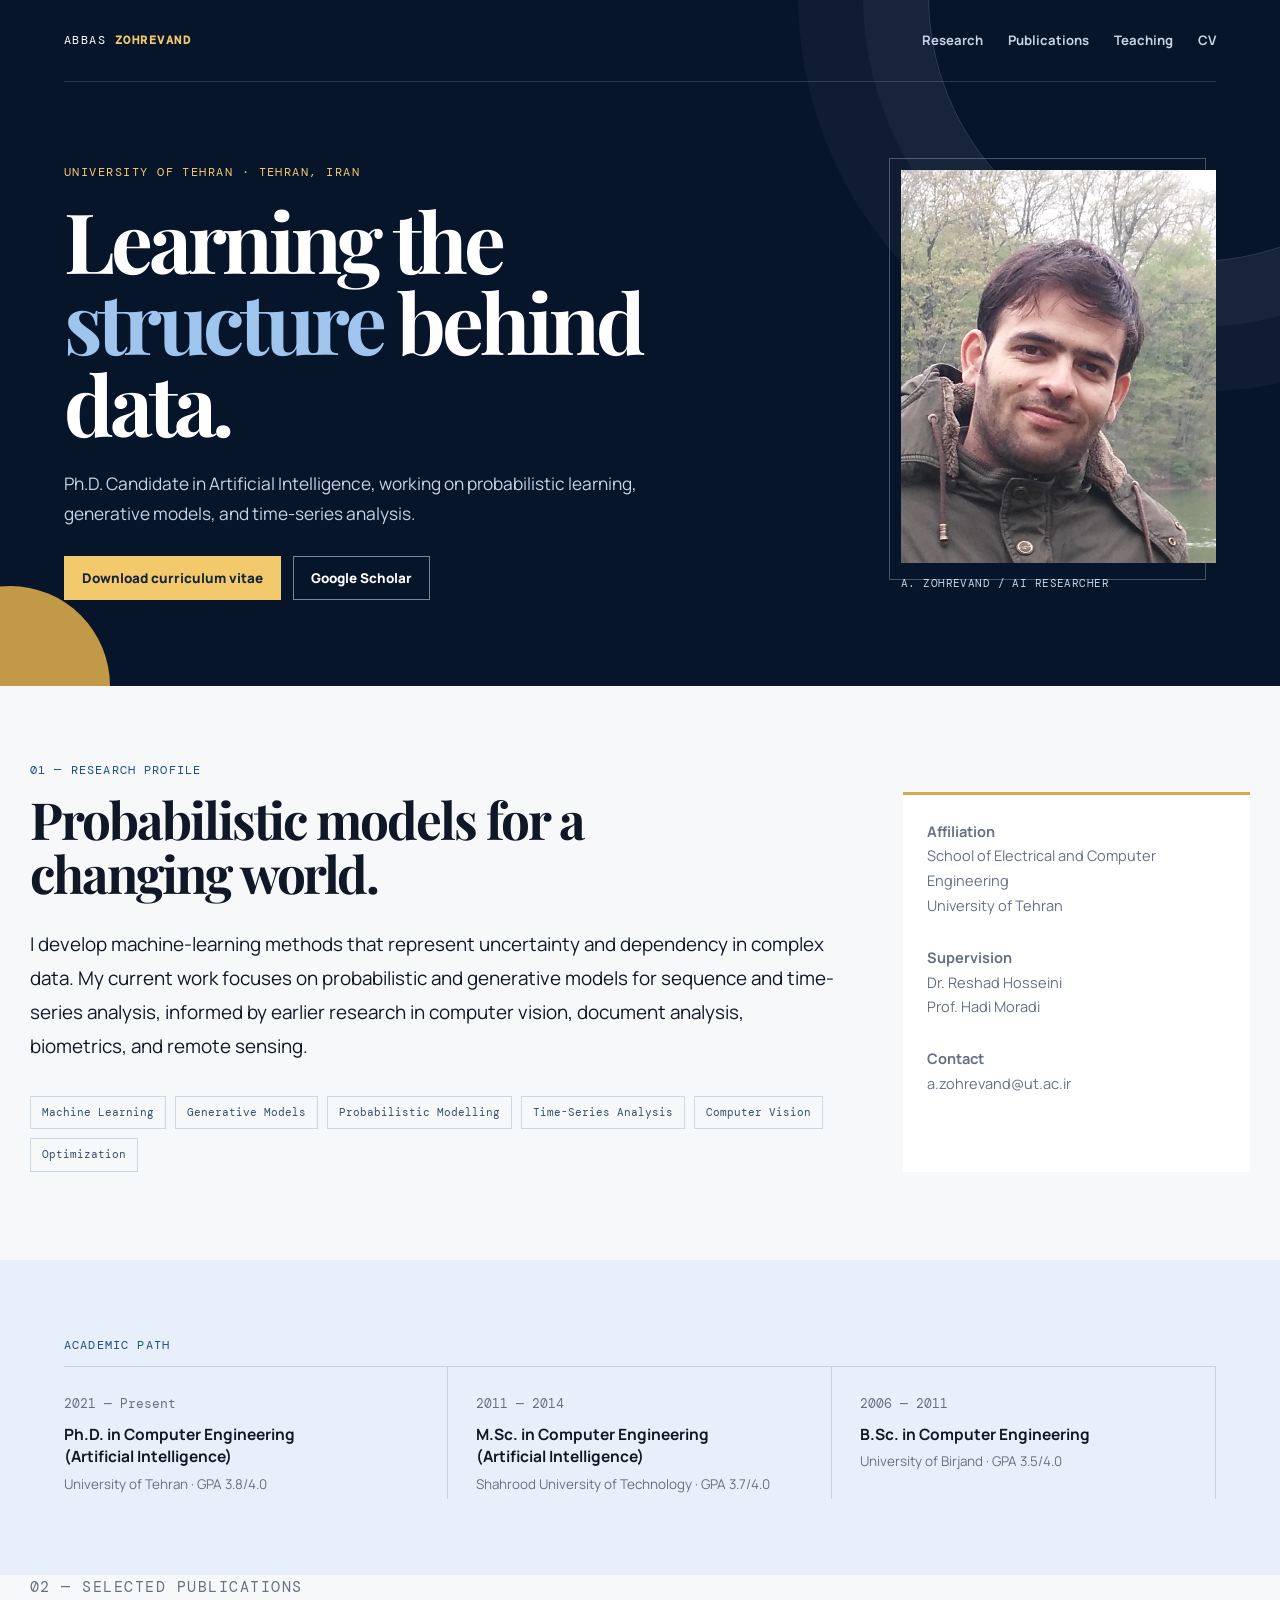
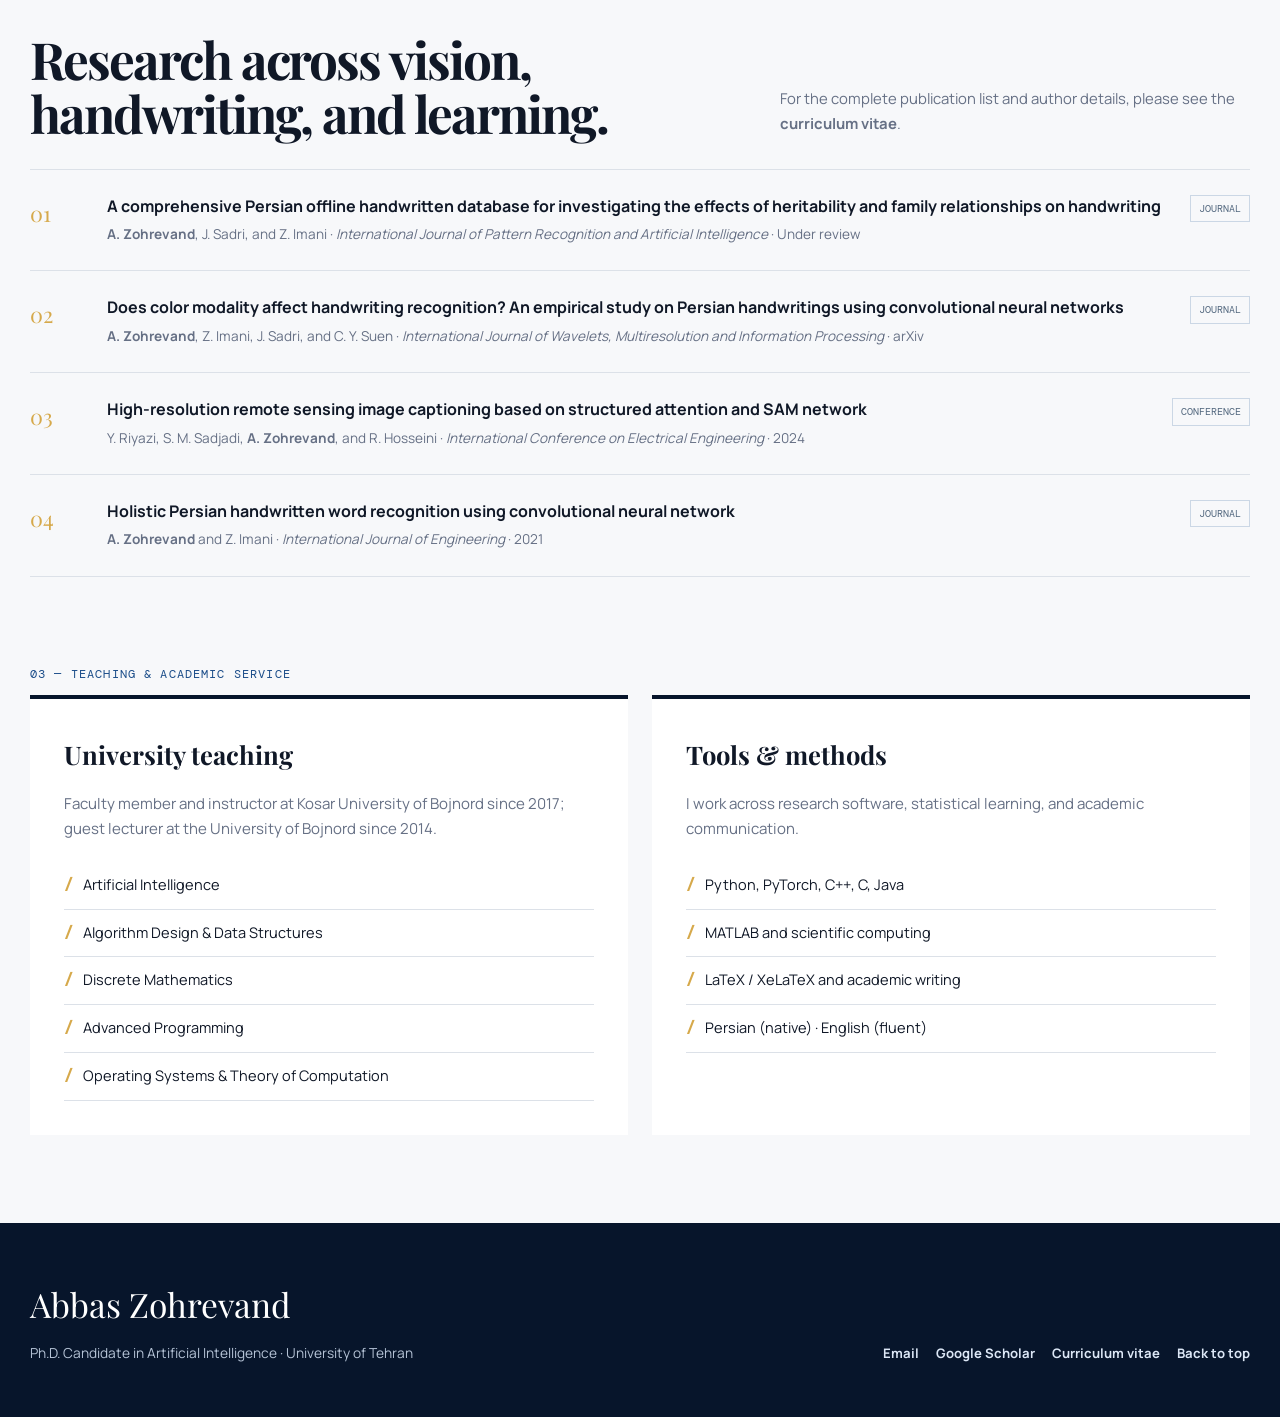
<file: index.html>
<!doctype html>
<html lang="en"><head><meta charset="utf-8"><meta name="viewport" content="width=device-width, initial-scale=1"><meta name="description" content="Academic homepage of Abbas Zohrevand."><title>Abbas Zohrevand | AI Researcher</title>
<style>
@import url('https://fonts.googleapis.com/css2?family=DM+Mono&family=Manrope:wght@400;500;600;700;800&family=Playfair+Display:wght@600;700&display=swap');
:root{--ink:#101827;--navy:#07152b;--blue:#1b4d89;--gold:#d6a94b;--paper:#f7f8fa;--muted:#667085;--line:#dce1e8}*{box-sizing:border-box}html{scroll-behavior:smooth}body{margin:0;background:var(--paper);color:var(--ink);font-family:Manrope,Arial,sans-serif;font-size:16px;line-height:1.7}a{color:inherit;text-decoration:none}.shell{max-width:1220px;margin:auto;padding:0 34px}
.hero{position:relative;overflow:hidden;background:var(--navy);color:#fff}.hero:before{content:"";position:absolute;width:530px;height:530px;right:-180px;top:-270px;border:1px solid rgba(255,255,255,.16);border-radius:50%;box-shadow:0 0 0 65px rgba(255,255,255,.035),0 0 0 130px rgba(255,255,255,.03)}.hero:after{content:"";position:absolute;width:200px;height:200px;left:-90px;bottom:-100px;border-radius:50%;background:var(--gold);opacity:.9}.topbar{position:relative;z-index:2;height:82px;display:flex;align-items:center;justify-content:space-between;border-bottom:1px solid rgba(255,255,255,.14)}.brand{font-family:'DM Mono',monospace;font-size:.78rem;letter-spacing:.12em;text-transform:uppercase}.brand b{color:#f3c96e}.nav{display:flex;gap:25px;font-size:.82rem;font-weight:700}.nav a{color:#c9d3e3}.nav a:hover{color:#fff}
.hero-grid{position:relative;z-index:1;display:grid;grid-template-columns:1.4fr .6fr;gap:45px;align-items:center;padding:80px 0 86px}.kicker{margin:0 0 16px;color:#f4c96c;font-family:'DM Mono',monospace;font-size:.76rem;letter-spacing:.12em;text-transform:uppercase}.hero h1{max-width:660px;margin:0;font-family:'Playfair Display',Georgia,serif;font-size:clamp(3rem,6.5vw,5.65rem);line-height:.98;letter-spacing:-.05em}.hero h1 span{color:#9fc4ee}.role{max-width:590px;margin:26px 0 28px;color:#c9d3e3;font-size:1.08rem}.cta-row{display:flex;flex-wrap:wrap;gap:12px}.button{display:inline-flex;align-items:center;min-height:44px;padding:0 17px;border:1px solid rgba(255,255,255,.48);font-size:.84rem;font-weight:800}.button.primary{border-color:#f2c96b;background:#f2c96b;color:#15233b}.portrait-wrap{justify-self:end;position:relative;width:min(315px,100%)}.portrait-wrap:before{content:"";position:absolute;inset:-12px 10px 12px -12px;border:1px solid rgba(255,255,255,.26)}.portrait{position:relative;display:block;width:100%;aspect-ratio:4/5;object-fit:cover;object-position:50% 42%;filter:saturate(.88) contrast(1.04)}.portrait-note{margin:11px 0 0;color:#c9d3e3;font-family:'DM Mono',monospace;font-size:.67rem;letter-spacing:.04em}
main{padding:75px 0 0}.section{padding:0 0 88px}.section-label{margin:0 0 11px;color:var(--blue);font-family:'DM Mono',monospace;font-size:.72rem;letter-spacing:.1em;text-transform:uppercase}.section-title{max-width:670px;margin:0 0 28px;font-family:'Playfair Display',Georgia,serif;font-size:clamp(2rem,4vw,3.2rem);line-height:1.06;letter-spacing:-.04em}.intro-grid{display:grid;grid-template-columns:1.4fr .6fr;gap:64px}.lead{margin:0;font-size:1.18rem;line-height:1.8}.side-note{padding:24px;border-top:3px solid var(--gold);background:#fff}.side-note p{margin:0;color:var(--muted);font-size:.91rem}.tags{display:flex;flex-wrap:wrap;gap:9px;margin:32px 0 0;padding:0;list-style:none}.tags li{padding:6px 11px;border:1px solid #cbd7e5;color:#34506f;font-family:'DM Mono',monospace;font-size:.71rem}
.research-band{background:#e7f0fa}.research-band .shell{padding-top:76px;padding-bottom:76px}.timeline{display:grid;grid-template-columns:repeat(3,1fr);border-top:1px solid #c4d1df}.item{padding:21px 28px 3px 0;border-right:1px solid #c4d1df}.item+.item{padding-left:28px}.year{display:block;color:var(--blue);font-family:'DM Mono',monospace;font-size:.72rem}.item strong{display:block;margin-top:7px;font-size:.97rem;line-height:1.45}.item span{display:block;margin-top:5px;color:var(--muted);font-size:.84rem}
.pub-head{display:flex;justify-content:space-between;gap:30px;align-items:end}.pub-head p{max-width:470px;margin:0 0 32px;color:var(--muted);font-size:.93rem}.pub-list{border-top:1px solid var(--line)}.pub{display:grid;grid-template-columns:55px 1fr auto;gap:22px;align-items:start;padding:25px 0;border-bottom:1px solid var(--line)}.pub-no{color:var(--gold);font-family:'Playfair Display',serif;font-size:1.35rem}.pub-title{margin:0;font-size:1rem;line-height:1.48}.pub-meta{margin:6px 0 0;color:var(--muted);font-size:.85rem;line-height:1.55}.pub-type{padding:4px 8px;border:1px solid #cbd7e5;color:#52677e;font-family:'DM Mono',monospace;font-size:.65rem;white-space:nowrap}
.two-col{display:grid;grid-template-columns:1fr 1fr;gap:24px}.card{padding:34px;background:#fff;border-top:4px solid var(--navy)}.card h3{margin:0 0 14px;font-family:'Playfair Display',serif;font-size:1.6rem}.card p{margin:0;color:var(--muted);font-size:.94rem}.course-list{margin:20px 0 0;padding:0;list-style:none}.course-list li{padding:10px 0;border-bottom:1px solid var(--line);font-size:.91rem}.course-list li:before{content:"/";margin-right:10px;color:var(--gold);font-family:'DM Mono',monospace;font-weight:bold}footer{background:var(--navy);color:#fff}.footer-grid{display:flex;align-items:end;justify-content:space-between;gap:30px;padding:53px 0}.footer-name{margin:0;font-family:'Playfair Display',serif;font-size:2.1rem}.footer-note{margin:8px 0 0;color:#b5c3d6;font-size:.86rem}.footer-links{display:flex;flex-wrap:wrap;gap:17px;color:#dce7f6;font-size:.82rem;font-weight:700}.footer-links a:hover{color:#f3c96e}
@media(max-width:780px){.shell{padding:0 21px}.topbar{height:auto;padding:18px 0;align-items:flex-start}.nav{display:none}.hero-grid,.intro-grid,.two-col{grid-template-columns:1fr}.hero-grid{padding:57px 0 60px}.portrait-wrap{justify-self:start;width:205px;grid-row:1}.hero-copy{grid-row:2}.hero h1{font-size:3.25rem}.timeline{grid-template-columns:1fr}.item,.item+.item{padding:20px 0;border-right:0;border-bottom:1px solid #c4d1df}.pub{grid-template-columns:34px 1fr}.pub-type{display:none}.pub-head{display:block}.section{padding-bottom:60px}.footer-grid{display:block}.footer-links{margin-top:25px}.lead{font-size:1.05rem}}
</style></head><body>
<header class="hero"><div class="shell"><div class="topbar"><a class="brand" href="#top">Abbas <b>Zohrevand</b></a><nav class="nav"><a href="#research">Research</a><a href="#publications">Publications</a><a href="#teaching">Teaching</a><a href="CV.pdf">CV</a></nav></div><div class="hero-grid" id="top"><div class="hero-copy"><p class="kicker">University of Tehran · Tehran, Iran</p><h1>Learning the <span>structure</span> behind data.</h1><p class="role">Ph.D. Candidate in Artificial Intelligence, working on probabilistic learning, generative models, and time-series analysis.</p><div class="cta-row"><a class="button primary" href="CV.pdf">Download curriculum vitae</a><a class="button" href="https://scholar.google.com/citations?user=d1_WlCIAAAAJ&amp;hl=en">Google Scholar</a></div></div><div class="portrait-wrap"><img class="portrait" src="photos/bio4.jpeg" alt="Portrait of Abbas Zohrevand"><p class="portrait-note">A. ZOHREVAND / AI RESEARCHER</p></div></div></div></header>
<main><section class="section shell" id="research"><p class="section-label">01 — Research profile</p><div class="intro-grid"><div><h2 class="section-title">Probabilistic models for a changing world.</h2><p class="lead">I develop machine-learning methods that represent uncertainty and dependency in complex data. My current work focuses on probabilistic and generative models for sequence and time-series analysis, informed by earlier research in computer vision, document analysis, biometrics, and remote sensing.</p><ul class="tags"><li>Machine Learning</li><li>Generative Models</li><li>Probabilistic Modelling</li><li>Time-Series Analysis</li><li>Computer Vision</li><li>Optimization</li></ul></div><aside class="side-note"><p><b>Affiliation</b><br>School of Electrical and Computer Engineering<br>University of Tehran</p><br><p><b>Supervision</b><br>Dr. Reshad Hosseini<br>Prof. Hadi Moradi</p><br><p><b>Contact</b><br><a href="mailto:a.zohrevand@ut.ac.ir">a.zohrevand@ut.ac.ir</a></p></aside></div></section>
<section class="research-band"><div class="shell"><p class="section-label">Academic path</p><div class="timeline"><article class="item"><span class="year">2021 — Present</span><strong>Ph.D. in Computer Engineering<br>(Artificial Intelligence)</strong><span>University of Tehran · GPA 3.8/4.0</span></article><article class="item"><span class="year">2011 — 2014</span><strong>M.Sc. in Computer Engineering<br>(Artificial Intelligence)</strong><span>Shahrood University of Technology · GPA 3.7/4.0</span></article><article class="item"><span class="year">2006 — 2011</span><strong>B.Sc. in Computer Engineering</strong><span>University of Birjand · GPA 3.5/4.0</span></article></div></div></section>
<section class="section shell" id="publications"><div class="pub-head"><div><p class="section-label">02 — Selected publications</p><h2 class="section-title">Research across vision, handwriting, and learning.</h2></div><p>For the complete publication list and author details, please see the <a href="CV.pdf"><b>curriculum vitae</b></a>.</p></div><div class="pub-list"><article class="pub"><span class="pub-no">01</span><div><h3 class="pub-title">A comprehensive Persian offline handwritten database for investigating the effects of heritability and family relationships on handwriting</h3><p class="pub-meta"><b>A. Zohrevand</b>, J. Sadri, and Z. Imani · <i>International Journal of Pattern Recognition and Artificial Intelligence</i> · Under review</p></div><span class="pub-type">JOURNAL</span></article><article class="pub"><span class="pub-no">02</span><div><h3 class="pub-title">Does color modality affect handwriting recognition? An empirical study on Persian handwritings using convolutional neural networks</h3><p class="pub-meta"><b>A. Zohrevand</b>, Z. Imani, J. Sadri, and C. Y. Suen · <i>International Journal of Wavelets, Multiresolution and Information Processing</i> · <a href="https://arxiv.org/abs/2307.12150">arXiv</a></p></div><span class="pub-type">JOURNAL</span></article><article class="pub"><span class="pub-no">03</span><div><h3 class="pub-title">High-resolution remote sensing image captioning based on structured attention and SAM network</h3><p class="pub-meta">Y. Riyazi, S. M. Sadjadi, <b>A. Zohrevand</b>, and R. Hosseini · <i>International Conference on Electrical Engineering</i> · 2024</p></div><span class="pub-type">CONFERENCE</span></article><article class="pub"><span class="pub-no">04</span><div><h3 class="pub-title">Holistic Persian handwritten word recognition using convolutional neural network</h3><p class="pub-meta"><b>A. Zohrevand</b> and Z. Imani · <i>International Journal of Engineering</i> · 2021</p></div><span class="pub-type">JOURNAL</span></article></div></section>
<section class="section shell" id="teaching"><p class="section-label">03 — Teaching &amp; academic service</p><div class="two-col"><article class="card"><h3>University teaching</h3><p>Faculty member and instructor at Kosar University of Bojnord since 2017; guest lecturer at the University of Bojnord since 2014.</p><ul class="course-list"><li>Artificial Intelligence</li><li>Algorithm Design &amp; Data Structures</li><li>Discrete Mathematics</li><li>Advanced Programming</li><li>Operating Systems &amp; Theory of Computation</li></ul></article><article class="card"><h3>Tools &amp; methods</h3><p>I work across research software, statistical learning, and academic communication.</p><ul class="course-list"><li>Python, PyTorch, C++, C, Java</li><li>MATLAB and scientific computing</li><li>LaTeX / XeLaTeX and academic writing</li><li>Persian (native) · English (fluent)</li></ul></article></div></section></main>
<footer><div class="shell footer-grid"><div><p class="footer-name">Abbas Zohrevand</p><p class="footer-note">Ph.D. Candidate in Artificial Intelligence · University of Tehran</p></div><div class="footer-links"><a href="mailto:a.zohrevand@ut.ac.ir">Email</a><a href="https://scholar.google.com/citations?user=d1_WlCIAAAAJ&amp;hl=en">Google Scholar</a><a href="CV.pdf">Curriculum vitae</a><a href="#top">Back to top</a></div></div></footer></body></html>
</file>
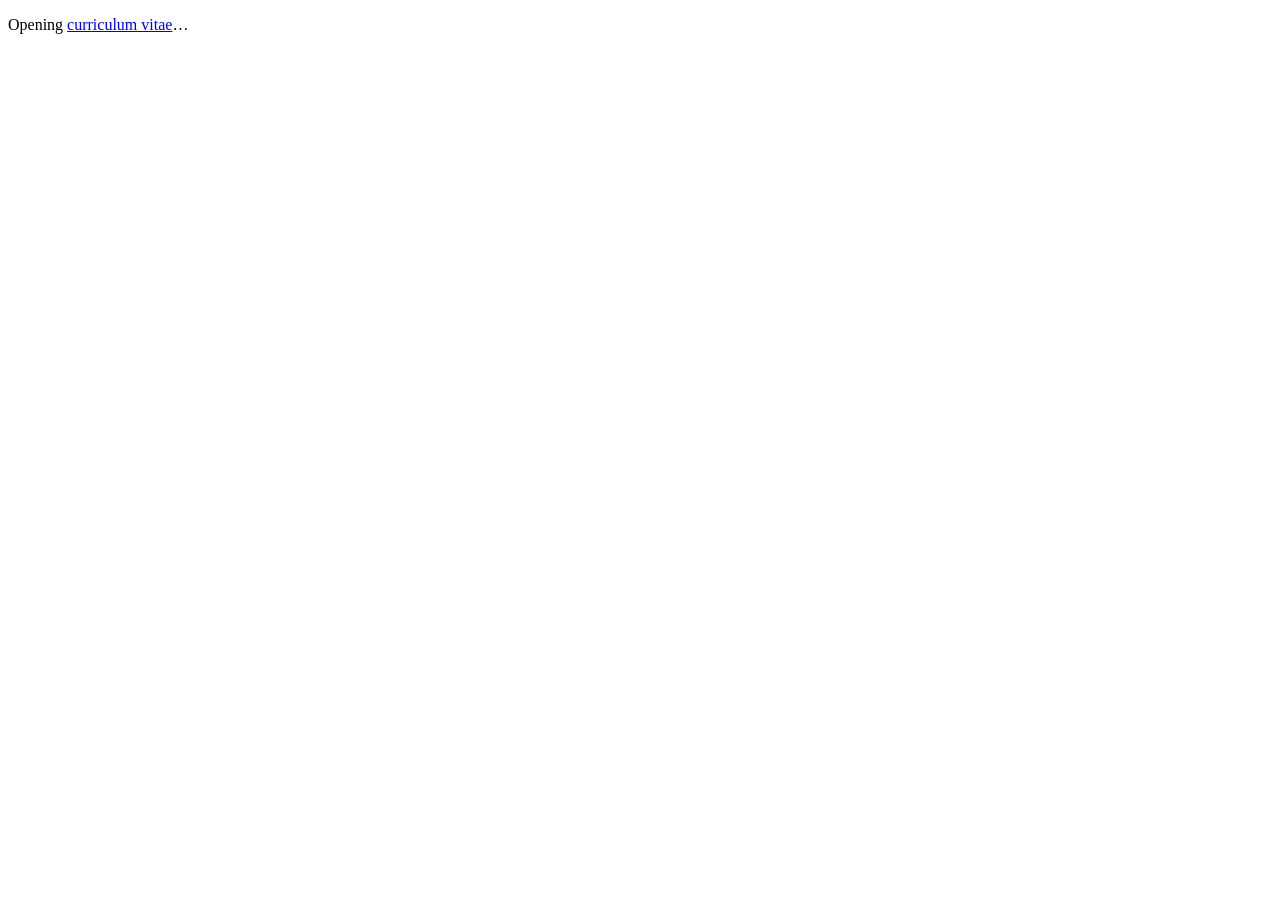
<file: awards.html>
<!doctype html><html lang="en"><head><meta charset="utf-8"><meta http-equiv="refresh" content="0; url=CV.pdf"><title>Curriculum Vitae | Abbas Zohrevand</title></head><body><p>Opening <a href="CV.pdf">curriculum vitae</a>…</p></body></html>
</file>
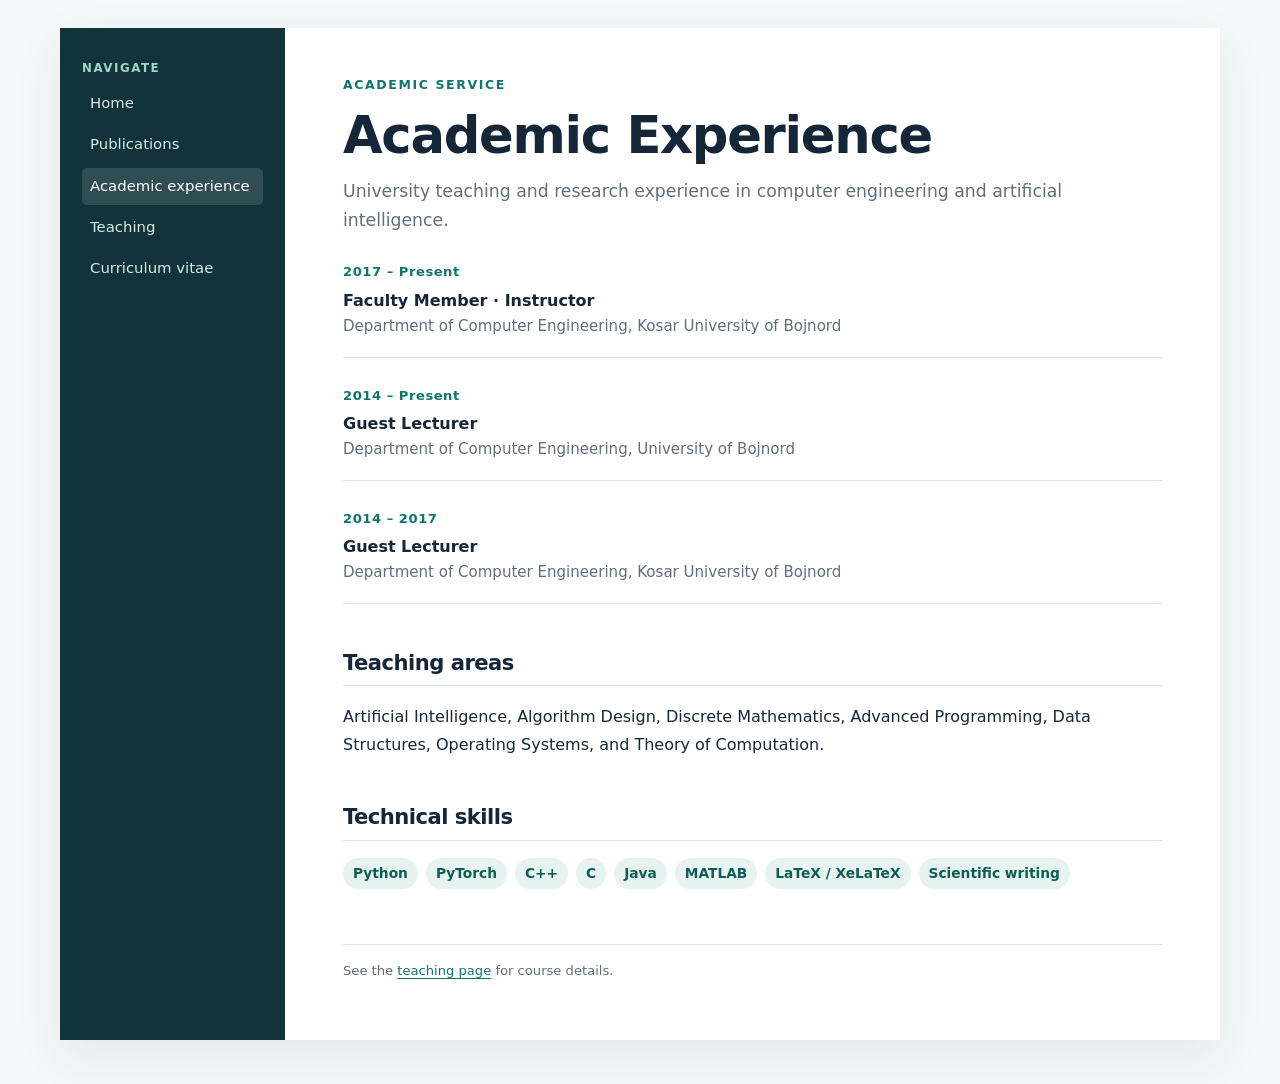
<file: experiences.html>
<!doctype html><html lang="en"><head><meta charset="utf-8"><meta name="viewport" content="width=device-width, initial-scale=1"><link rel="stylesheet" href="jemdoc.css"><title>Academic Experience | Abbas Zohrevand</title></head><body><table id="tlayout"><tr><td id="layout-menu"><div class="menu-category">Navigate</div><div class="menu-item"><a href="index.html">Home</a></div><div class="menu-item"><a href="publications.html">Publications</a></div><div class="menu-item"><a class="current" href="experiences.html">Academic experience</a></div><div class="menu-item"><a href="teaching.html">Teaching</a></div><div class="menu-item"><a href="CV.pdf">Curriculum vitae</a></div></td><td id="layout-content"><div id="toptitle"><p class="eyebrow">Academic service</p><h1>Academic Experience</h1><p class="subtitle">University teaching and research experience in computer engineering and artificial intelligence.</p></div><ul class="timeline"><li><span class="when">2017 – Present</span><span class="degree">Faculty Member · Instructor</span><span class="meta">Department of Computer Engineering, Kosar University of Bojnord</span></li><li><span class="when">2014 – Present</span><span class="degree">Guest Lecturer</span><span class="meta">Department of Computer Engineering, University of Bojnord</span></li><li><span class="when">2014 – 2017</span><span class="degree">Guest Lecturer</span><span class="meta">Department of Computer Engineering, Kosar University of Bojnord</span></li></ul><h2>Teaching areas</h2><p>Artificial Intelligence, Algorithm Design, Discrete Mathematics, Advanced Programming, Data Structures, Operating Systems, and Theory of Computation.</p><h2>Technical skills</h2><ul class="tag-list"><li>Python</li><li>PyTorch</li><li>C++</li><li>C</li><li>Java</li><li>MATLAB</li><li>LaTeX / XeLaTeX</li><li>Scientific writing</li></ul><div id="footer">See the <a href="teaching.html">teaching page</a> for course details.</div></td></tr></table></body></html>
</file>
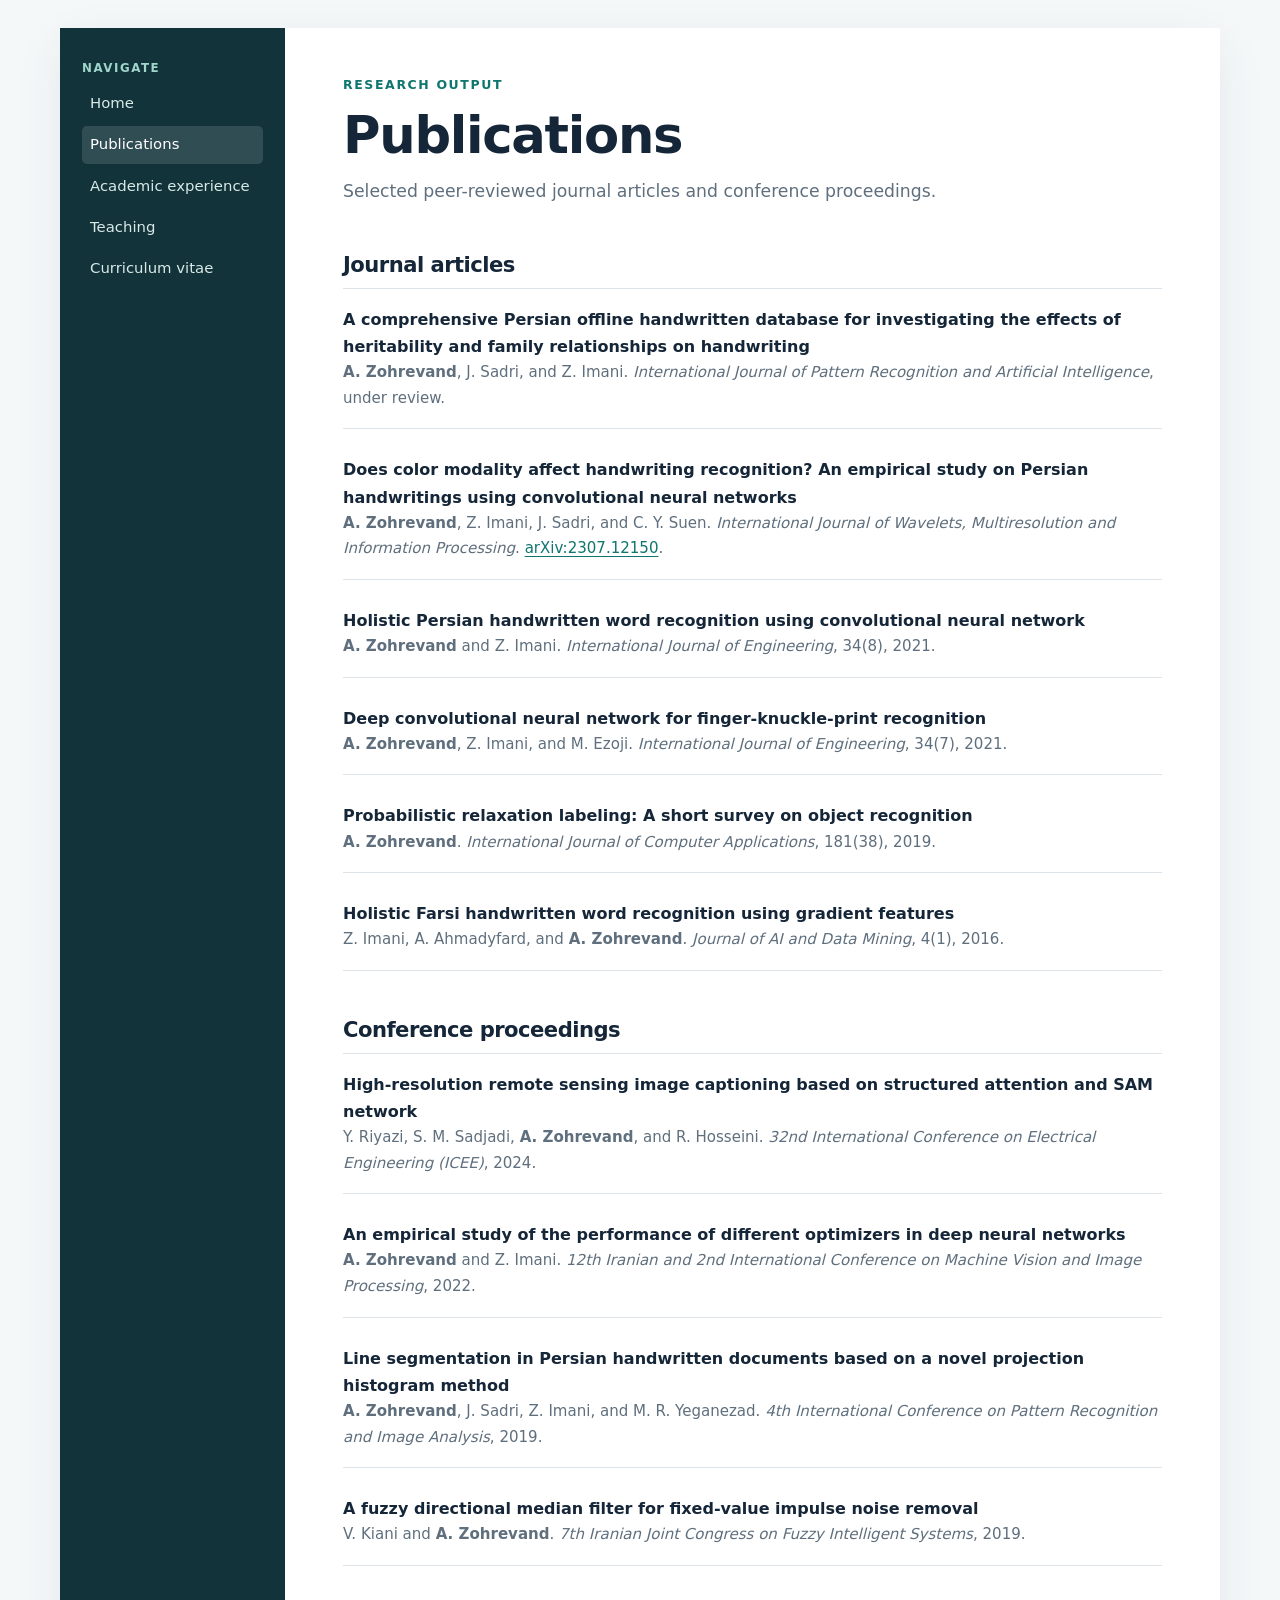
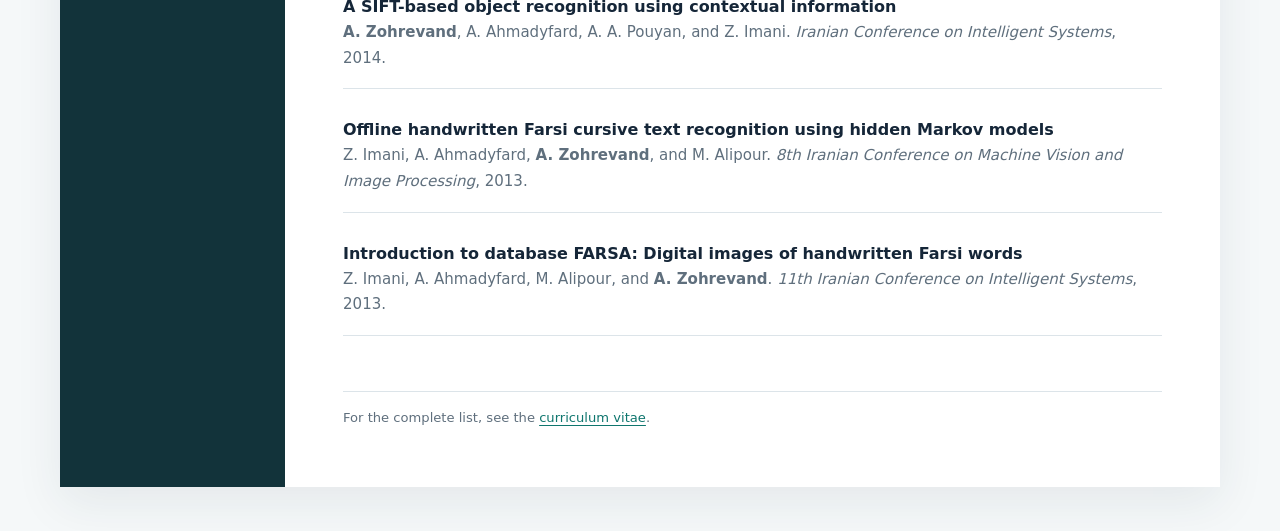
<file: publications.html>
<!doctype html><html lang="en"><head><meta charset="utf-8"><meta name="viewport" content="width=device-width, initial-scale=1"><link rel="stylesheet" href="jemdoc.css"><title>Publications | Abbas Zohrevand</title></head><body><table id="tlayout"><tr><td id="layout-menu"><div class="menu-category">Navigate</div><div class="menu-item"><a href="index.html">Home</a></div><div class="menu-item"><a class="current" href="publications.html">Publications</a></div><div class="menu-item"><a href="experiences.html">Academic experience</a></div><div class="menu-item"><a href="teaching.html">Teaching</a></div><div class="menu-item"><a href="CV.pdf">Curriculum vitae</a></div></td><td id="layout-content"><div id="toptitle"><p class="eyebrow">Research output</p><h1>Publications</h1><p class="subtitle">Selected peer-reviewed journal articles and conference proceedings.</p></div><h2>Journal articles</h2><ol class="pub-list"><li><span class="pub-title">A comprehensive Persian offline handwritten database for investigating the effects of heritability and family relationships on handwriting</span><span class="meta"><strong>A. Zohrevand</strong>, J. Sadri, and Z. Imani. <em>International Journal of Pattern Recognition and Artificial Intelligence</em>, under review.</span></li><li><span class="pub-title">Does color modality affect handwriting recognition? An empirical study on Persian handwritings using convolutional neural networks</span><span class="meta"><strong>A. Zohrevand</strong>, Z. Imani, J. Sadri, and C. Y. Suen. <em>International Journal of Wavelets, Multiresolution and Information Processing</em>. <a href="https://arxiv.org/abs/2307.12150">arXiv:2307.12150</a>.</span></li><li><span class="pub-title">Holistic Persian handwritten word recognition using convolutional neural network</span><span class="meta"><strong>A. Zohrevand</strong> and Z. Imani. <em>International Journal of Engineering</em>, 34(8), 2021.</span></li><li><span class="pub-title">Deep convolutional neural network for finger-knuckle-print recognition</span><span class="meta"><strong>A. Zohrevand</strong>, Z. Imani, and M. Ezoji. <em>International Journal of Engineering</em>, 34(7), 2021.</span></li><li><span class="pub-title">Probabilistic relaxation labeling: A short survey on object recognition</span><span class="meta"><strong>A. Zohrevand</strong>. <em>International Journal of Computer Applications</em>, 181(38), 2019.</span></li><li><span class="pub-title">Holistic Farsi handwritten word recognition using gradient features</span><span class="meta">Z. Imani, A. Ahmadyfard, and <strong>A. Zohrevand</strong>. <em>Journal of AI and Data Mining</em>, 4(1), 2016.</span></li></ol><h2>Conference proceedings</h2><ol class="pub-list"><li><span class="pub-title">High-resolution remote sensing image captioning based on structured attention and SAM network</span><span class="meta">Y. Riyazi, S. M. Sadjadi, <strong>A. Zohrevand</strong>, and R. Hosseini. <em>32nd International Conference on Electrical Engineering (ICEE)</em>, 2024.</span></li><li><span class="pub-title">An empirical study of the performance of different optimizers in deep neural networks</span><span class="meta"><strong>A. Zohrevand</strong> and Z. Imani. <em>12th Iranian and 2nd International Conference on Machine Vision and Image Processing</em>, 2022.</span></li><li><span class="pub-title">Line segmentation in Persian handwritten documents based on a novel projection histogram method</span><span class="meta"><strong>A. Zohrevand</strong>, J. Sadri, Z. Imani, and M. R. Yeganezad. <em>4th International Conference on Pattern Recognition and Image Analysis</em>, 2019.</span></li><li><span class="pub-title">A fuzzy directional median filter for fixed-value impulse noise removal</span><span class="meta">V. Kiani and <strong>A. Zohrevand</strong>. <em>7th Iranian Joint Congress on Fuzzy Intelligent Systems</em>, 2019.</span></li><li><span class="pub-title">A SIFT-based object recognition using contextual information</span><span class="meta"><strong>A. Zohrevand</strong>, A. Ahmadyfard, A. A. Pouyan, and Z. Imani. <em>Iranian Conference on Intelligent Systems</em>, 2014.</span></li><li><span class="pub-title">Offline handwritten Farsi cursive text recognition using hidden Markov models</span><span class="meta">Z. Imani, A. Ahmadyfard, <strong>A. Zohrevand</strong>, and M. Alipour. <em>8th Iranian Conference on Machine Vision and Image Processing</em>, 2013.</span></li><li><span class="pub-title">Introduction to database FARSA: Digital images of handwritten Farsi words</span><span class="meta">Z. Imani, A. Ahmadyfard, M. Alipour, and <strong>A. Zohrevand</strong>. <em>11th Iranian Conference on Intelligent Systems</em>, 2013.</span></li></ol><div id="footer">For the complete list, see the <a href="CV.pdf">curriculum vitae</a>.</div></td></tr></table></body></html>
</file>
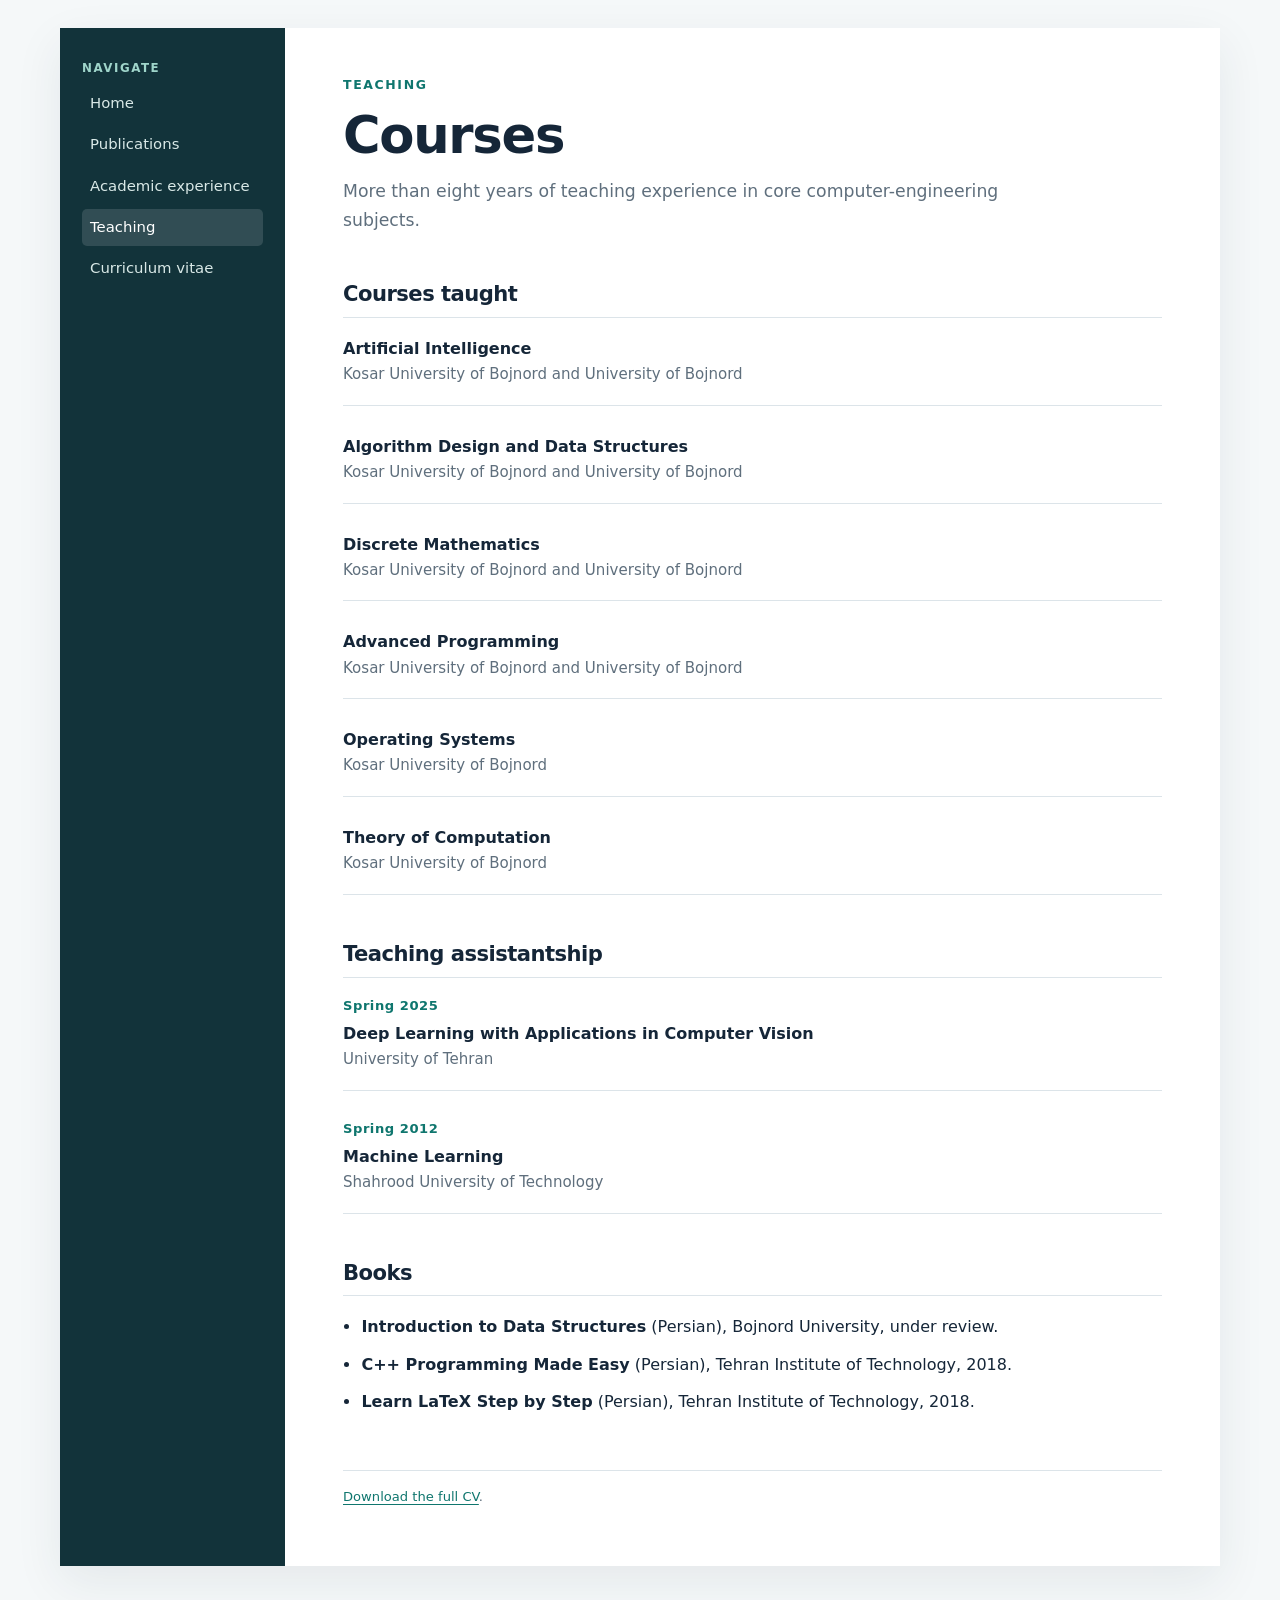
<file: teaching.html>
<!doctype html><html lang="en"><head><meta charset="utf-8"><meta name="viewport" content="width=device-width, initial-scale=1"><link rel="stylesheet" href="jemdoc.css"><title>Teaching | Abbas Zohrevand</title></head><body><table id="tlayout"><tr><td id="layout-menu"><div class="menu-category">Navigate</div><div class="menu-item"><a href="index.html">Home</a></div><div class="menu-item"><a href="publications.html">Publications</a></div><div class="menu-item"><a href="experiences.html">Academic experience</a></div><div class="menu-item"><a class="current" href="teaching.html">Teaching</a></div><div class="menu-item"><a href="CV.pdf">Curriculum vitae</a></div></td><td id="layout-content"><div id="toptitle"><p class="eyebrow">Teaching</p><h1>Courses</h1><p class="subtitle">More than eight years of teaching experience in core computer-engineering subjects.</p></div><h2>Courses taught</h2><ul class="timeline"><li><span class="degree">Artificial Intelligence</span><span class="meta">Kosar University of Bojnord and University of Bojnord</span></li><li><span class="degree">Algorithm Design and Data Structures</span><span class="meta">Kosar University of Bojnord and University of Bojnord</span></li><li><span class="degree">Discrete Mathematics</span><span class="meta">Kosar University of Bojnord and University of Bojnord</span></li><li><span class="degree">Advanced Programming</span><span class="meta">Kosar University of Bojnord and University of Bojnord</span></li><li><span class="degree">Operating Systems</span><span class="meta">Kosar University of Bojnord</span></li><li><span class="degree">Theory of Computation</span><span class="meta">Kosar University of Bojnord</span></li></ul><h2>Teaching assistantship</h2><ul class="timeline"><li><span class="when">Spring 2025</span><span class="degree">Deep Learning with Applications in Computer Vision</span><span class="meta">University of Tehran</span></li><li><span class="when">Spring 2012</span><span class="degree">Machine Learning</span><span class="meta">Shahrood University of Technology</span></li></ul><h2>Books</h2><ul><li><strong>Introduction to Data Structures</strong> (Persian), Bojnord University, under review.</li><li><strong>C++ Programming Made Easy</strong> (Persian), Tehran Institute of Technology, 2018.</li><li><strong>Learn LaTeX Step by Step</strong> (Persian), Tehran Institute of Technology, 2018.</li></ul><div id="footer"><a href="CV.pdf">Download the full CV</a>.</div></td></tr></table></body></html>
</file>
<file: jemdoc.css>
:root { --ink:#152638; --muted:#5f6f7d; --accent:#0f766e; --accent-dark:#0b5b55; --line:#dce4e9; --paper:#fff; --wash:#f5f8f9; }
* { box-sizing:border-box; } html { scroll-behavior:smooth; }
body { margin:0; color:var(--ink); background:var(--wash); font-family:Inter,ui-sans-serif,system-ui,-apple-system,BlinkMacSystemFont,"Segoe UI",sans-serif; font-size:16px; line-height:1.7; }
#tlayout { width:min(1160px,calc(100% - 40px)); margin:28px auto 44px; border-collapse:separate; border-spacing:0; background:var(--paper); box-shadow:0 16px 45px rgba(28,52,67,.08); }
#layout-menu { width:225px; min-width:225px; padding:30px 22px; vertical-align:top; background:#12333a; color:#e7f4f1; }
#layout-content { padding:46px 58px 58px; vertical-align:top; }
.menu-category { margin:24px 0 7px; color:#9fd5ca; font-size:.74rem; font-weight:800; letter-spacing:.13em; text-transform:uppercase; }.menu-category:first-child{margin-top:0}.menu-item{margin:4px 0}
#layout-menu a { display:block; padding:6px 8px; border-radius:5px; color:#d9e9e7; font-size:.93rem; text-decoration:none; } #layout-menu a:hover,#layout-menu a.current{color:#fff;background:rgba(255,255,255,.13)}
a { color:var(--accent); text-decoration-thickness:1px; text-underline-offset:3px; } a:hover { color:var(--accent-dark); }
h1,h2,h3 { color:var(--ink); line-height:1.22; letter-spacing:-.025em; } h1 { margin:0; font-size:clamp(2rem,5vw,3.2rem); font-weight:750; } h2 { margin:46px 0 17px; padding-bottom:10px; border-bottom:1px solid var(--line); font-size:1.32rem; } h3 { margin:28px 0 10px; font-size:1.05rem; } p{margin:0 0 16px} ul{margin:0;padding-left:1.15rem}li{margin:0 0 10px}
#toptitle { margin-bottom:26px; }.eyebrow{margin:0 0 9px;color:var(--accent);font-size:.78rem;font-weight:800;letter-spacing:.13em;text-transform:uppercase}.subtitle{max-width:720px;margin-top:10px;color:var(--muted);font-size:1.08rem}
.hero{display:grid;grid-template-columns:190px minmax(0,1fr);gap:34px;align-items:start;padding-bottom:35px;border-bottom:1px solid var(--line)}.portrait{width:190px;aspect-ratio:1;object-fit:cover;border-radius:50%;border:7px solid #edf5f3;box-shadow:0 8px 24px rgba(15,118,110,.14)}.hero h1{margin:0}.role{margin:8px 0 18px;color:var(--muted);font-size:1.08rem}.contact-links{display:flex;flex-wrap:wrap;gap:10px 17px;font-size:.95rem}.contact-links a{font-weight:650}
.tag-list{display:flex;flex-wrap:wrap;gap:8px;padding:0;list-style:none}.tag-list li{margin:0;padding:4px 10px;color:#0f5d57;background:#e7f3f0;border-radius:999px;font-size:.86rem;font-weight:650}.timeline,.pub-list{padding-left:0;list-style:none}.timeline li,.pub-list li{padding:17px 0;border-bottom:1px solid var(--line)}.timeline li:first-child,.pub-list li:first-child{padding-top:0}.when{display:block;margin-bottom:3px;color:var(--accent);font-size:.82rem;font-weight:750;letter-spacing:.04em}.degree,.pub-title{display:block;font-weight:750}.meta{display:block;color:var(--muted);font-size:.94rem}#footer{margin-top:55px;padding-top:15px;border-top:1px solid var(--line);color:var(--muted);font-size:.82rem}
@media(max-width:760px){#tlayout,#tlayout tbody,#tlayout tr,#layout-menu,#layout-content{display:block;width:100%}#tlayout{width:100%;margin:0;box-shadow:none}#layout-menu{padding:18px 20px}.menu-category{display:none}.menu-item{display:inline-block;margin:2px 1px}#layout-menu a{padding:5px 7px;font-size:.86rem}#layout-content{padding:35px 24px 46px}.hero{grid-template-columns:1fr;gap:23px}.portrait{width:140px}}@media print{#layout-menu{display:none}#tlayout{width:100%;box-shadow:none}}
</file>
